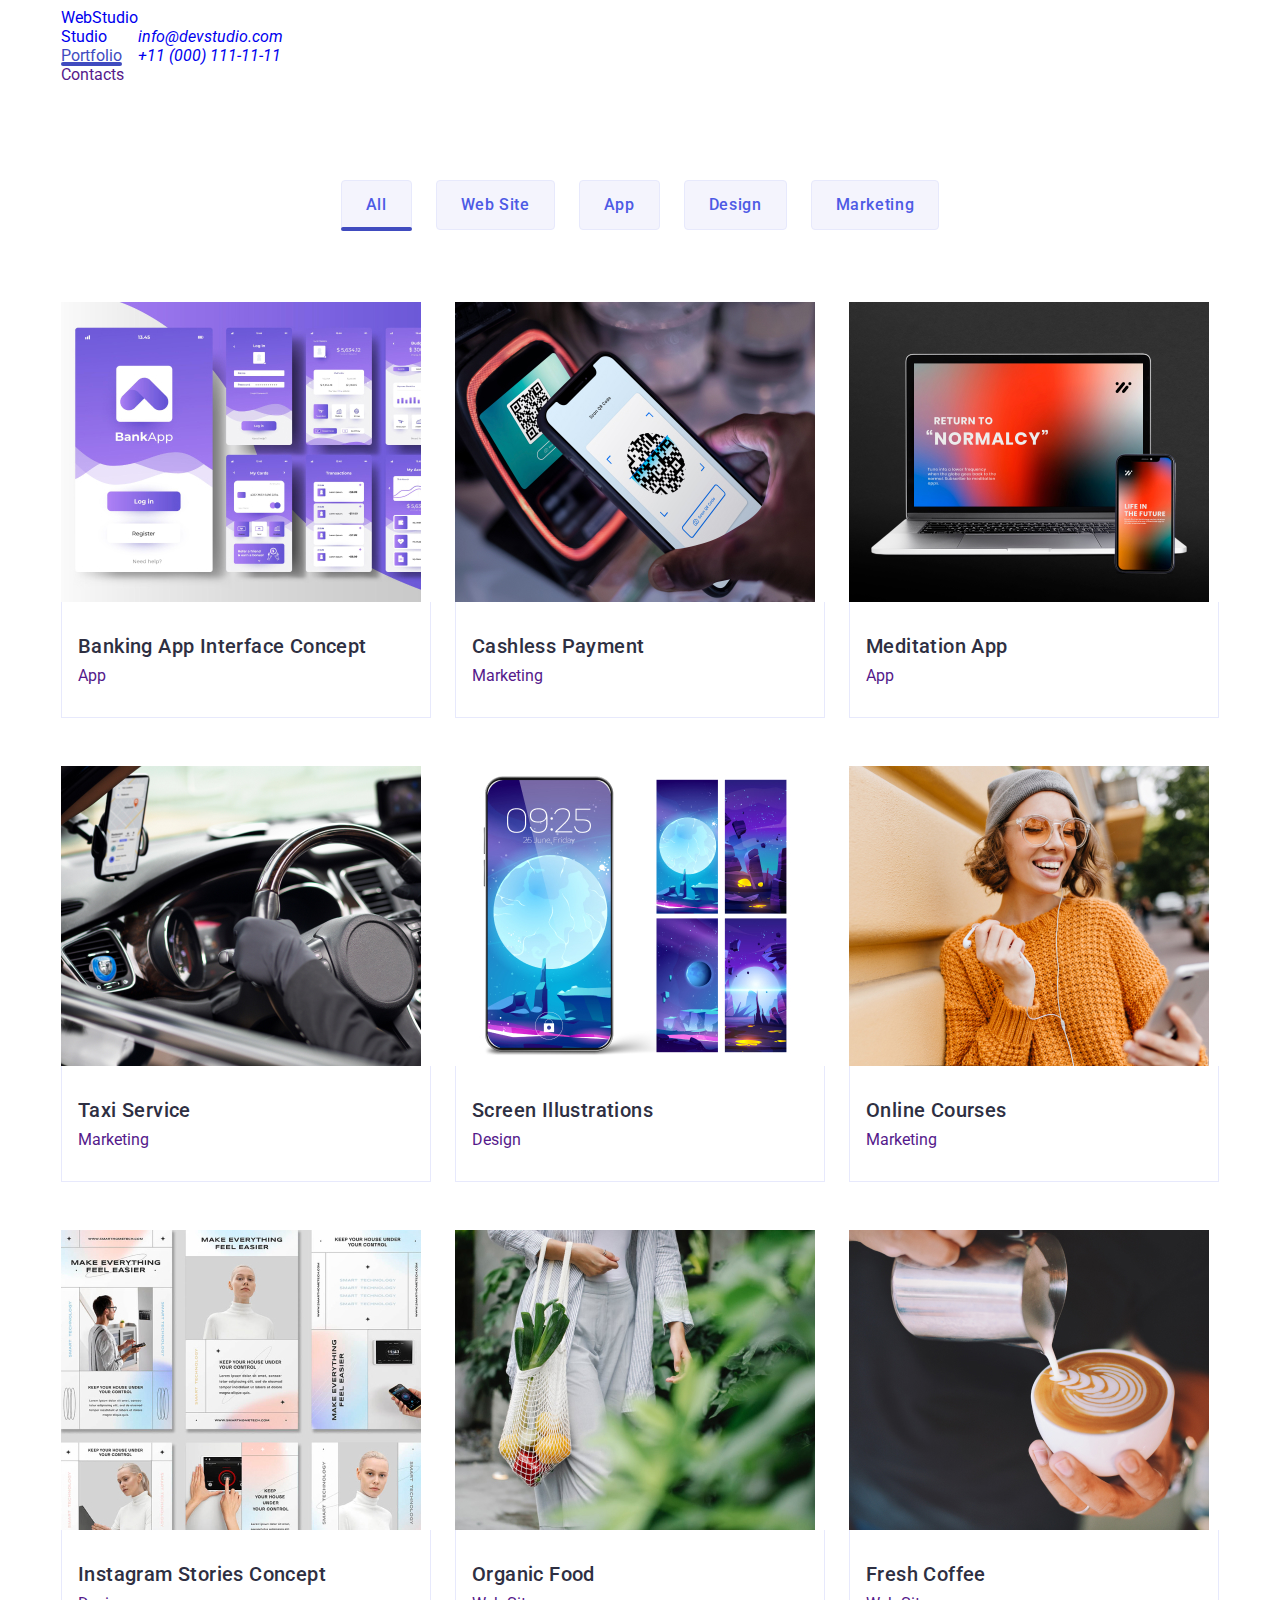
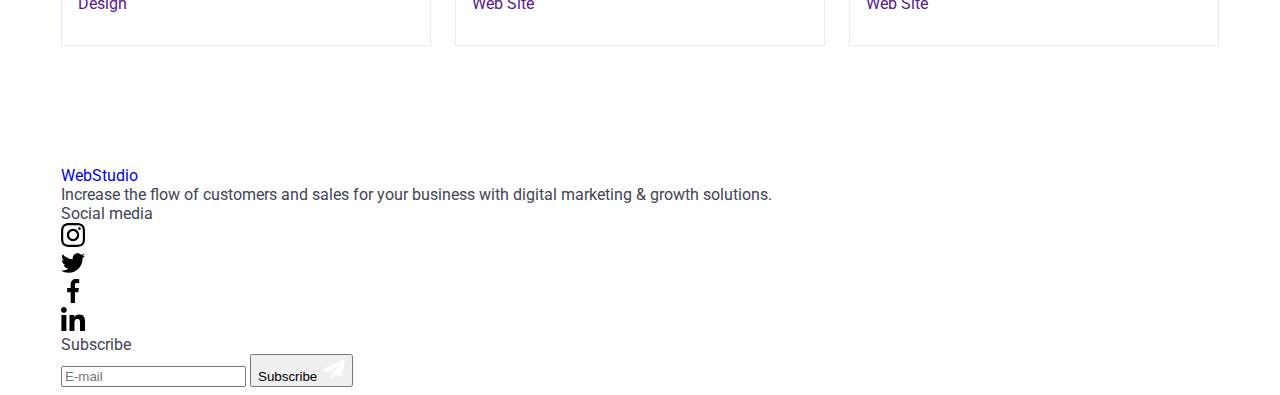
<file: portfolio.html>
<!DOCTYPE html>
<html lang="en">
  <head>
    <meta charset="UTF-8" />
    <meta http-equiv="X-UA-Compatible" content="IE=edge" />
    <meta name="viewport" content="width=device-width, initial-scale=1.0" />
    <title>Web Studio</title>
    <!-- Fonts styles -->
    <link rel="preconnect" href="https://fonts.googleapis.com" />
    <link rel="preconnect" href="https://fonts.gstatic.com" crossorigin />
    <link
      href="https://fonts.googleapis.com/css2?family=Raleway:wght@700&family=Roboto:wght@100;400;500&display=swap"
      rel="stylesheet"
    />
    <!-- Normalize -->
    <link
      rel="stylesheet"
      href="https://cdnjs.cloudflare.com/ajax/libs/modern-normalize/1.1.0/modern-normalize.min.css"
      integrity="sha512-wpPYUAdjBVSE4KJnH1VR1HeZfpl1ub8YT/NKx4PuQ5NmX2tKuGu6U/JRp5y+Y8XG2tV+wKQpNHVUX03MfMFn9Q=="
      crossorigin="anonymous"
      referrerpolicy="no-referrer"
    />
    <!-- Custom styles -->
    <link rel="stylesheet" href="./css/styles.css" />
  </head>
  <body>
    <!-- header-section -->
    <header class="header-top">
      <div class="header-container container">
        <nav class="header-nav">
          <a class="logo-link link" href="./index.html"
            >Web<span class="web-logo">Studio</span></a
          >
          <ul class="header-nav-list list">
            <li class="header-nav-item">
              <a class="header-link link" href="./index.html">Studio</a>
            </li>
            <li class="header-nav-item">
              <a class="header-link link active" href="./portfolio.html"
                >Portfolio</a
              >
            </li>
            <li class="header-nav-item">
              <a class="header-link link" href="">Contacts</a>
            </li>
          </ul>
        </nav>
        <address class="header-address">
          <ul class="header-address-list list">
            <li class="header-link">
              <a
                class="header-link link address"
                href="mailto:info@devstudio.com"
                >info@devstudio.com</a
              >
            </li>
            <li class="header-link">
              <a class="header-link link address" href="tel:+110001111111"
                >+11 (000) 111-11-11</a
              >
            </li>
          </ul>
        </address>
      </div>
    </header>
    <!-- main section -->
    <main>
      <section class="filter-section">
        <div class="container">
          <h1 hidden>Filter-button</h1>
          <ul class="button-list list">
            <li class="button-item link active">
              <button type="button" class="filter-btn">All</button>
            </li>
            <li>
              <button type="button" class="filter-btn">Web Site</button>
            </li>
            <li>
              <button type="button" class="filter-btn">App</button>
            </li>
            <li>
              <button type="button" class="filter-btn">Design</button>
            </li>
            <li>
              <button type="button" class="filter-btn">Marketing</button>
            </li>
          </ul>
          <ul class="list-portfolio list">
            <li class="portfolio-list-item">
              <a class="portfolio-item link" href="">
                <div class="img">
                  <img
                    class="portfolio-img"
                    src="./images/portfolio/img-1.jpg"
                    width="360"
                    height="300"
                    alt="Banking App Interface Concept"
                  />
                  <p class="portfolio-text">
                    14 Stylish and User-Friendly App Design Concepts · Task
                    Manager App · Calorie Tracker App · Exotic Fruit Ecommerce
                    App · Cloud Storage App
                  </p>
                </div>
                <div class="card-content">
                  <h2 class="text-title">Banking App Interface Concept</h2>
                  <p class="text">App</p>
                </div>
              </a>
            </li>
            <li class="portfolio-list-item">
              <a class="portfolio-item link" href="">
                <div class="img">
                  <img
                    class="portfolio-img"
                    src="./images/portfolio/img-2.jpg"
                    width="360"
                    height="300"
                    alt="Cashless Payment"
                  />
                  <p class="portfolio-text">
                    14 Stylish and User-Friendly App Design Concepts · Task
                    Manager App · Calorie Tracker App · Exotic Fruit Ecommerce
                    App · Cloud Storage App
                  </p>
                </div>
                <div class="card-content">
                  <h2 class="text-title">Cashless Payment</h2>
                  <p class="text">Marketing</p>
                </div>
              </a>
            </li>
            <li class="portfolio-list-item">
              <a class="portfolio-item link" href="">
                <div class="img">
                  <img
                    class="portfolio-img"
                    src="./images/portfolio/img-3.jpg"
                    width="360"
                    height="300"
                    alt="Meditation App"
                  />
                  <p class="portfolio-text">
                    14 Stylish and User-Friendly App Design Concepts · Task
                    Manager App · Calorie Tracker App · Exotic Fruit Ecommerce
                    App · Cloud Storage App
                  </p>
                </div>
                <div class="card-content">
                  <h2 class="text-title">Meditation App</h2>
                  <p class="text">App</p>
                </div>
              </a>
            </li>
            <li class="portfolio-list-item">
              <a class="portfolio-item link" href="">
                <div class="img">
                  <img
                    class="portfolio-img"
                    src="./images/portfolio/img-4.jpg"
                    width="360"
                    height="300"
                    alt="Taxi Service"
                  />
                  <p class="portfolio-text">
                    14 Stylish and User-Friendly App Design Concepts · Task
                    Manager App · Calorie Tracker App · Exotic Fruit Ecommerce
                    App · Cloud Storage App
                  </p>
                </div>
                <div class="card-content">
                  <h2 class="text-title">Taxi Service</h2>
                  <p class="text">Marketing</p>
                </div>
              </a>
            </li>
            <li class="portfolio-list-item">
              <a class="portfolio-item link" href=""
                ><div class="img">
                  <img
                    class="portfolio-img"
                    src="./images/portfolio/img-5.jpg"
                    width="360"
                    height="300"
                    alt="Screen Illustrations"
                  />
                  <p class="portfolio-text">
                    14 Stylish and User-Friendly App Design Concepts · Task
                    Manager App · Calorie Tracker App · Exotic Fruit Ecommerce
                    App · Cloud Storage App
                  </p>
                </div>
                <div class="card-content">
                  <h2 class="text-title">Screen Illustrations</h2>
                  <p class="text">Design</p>
                </div>
              </a>
            </li>
            <li class="portfolio-list-item">
              <a class="portfolio-item link" href="">
                <div class="img">
                  <img
                    class="portfolio-img"
                    src="./images/portfolio/img-6.jpg"
                    width="360"
                    height="300"
                    alt="Online Courses"
                  />
                  <p class="portfolio-text">
                    14 Stylish and User-Friendly App Design Concepts · Task
                    Manager App · Calorie Tracker App · Exotic Fruit Ecommerce
                    App · Cloud Storage App
                  </p>
                </div>
                <div class="card-content">
                  <h2 class="text-title">Online Courses</h2>
                  <p class="text">Marketing</p>
                </div>
              </a>
            </li>
            <li class="portfolio-list-item">
              <a class="portfolio-item link" href="">
                <div class="img">
                  <img
                    class="portfolio-img"
                    src="./images/portfolio/img-7.jpg"
                    width="360"
                    height="300"
                    alt="Instagram Stories Concept"
                  />
                  <p class="portfolio-text">
                    14 Stylish and User-Friendly App Design Concepts · Task
                    Manager App · Calorie Tracker App · Exotic Fruit Ecommerce
                    App · Cloud Storage App
                  </p>
                </div>
                <div class="card-content">
                  <h2 class="text-title">Instagram Stories Concept</h2>
                  <p class="text">Design</p>
                </div>
              </a>
            </li>
            <li class="portfolio-list-item">
              <a class="portfolio-item link" href="">
                <div class="img">
                  <img
                    class="portfolio-img"
                    src="./images/portfolio/img-8.jpg"
                    width="360"
                    height="300"
                    alt="Organic Food"
                  />
                  <p class="portfolio-text">
                    14 Stylish and User-Friendly App Design Concepts · Task
                    Manager App · Calorie Tracker App · Exotic Fruit Ecommerce
                    App · Cloud Storage App
                  </p>
                </div>
                <div class="card-content">
                  <h2 class="text-title">Organic Food</h2>
                  <p class="text">Web Site</p>
                </div>
              </a>
            </li>
            <li class="portfolio-list-item">
              <a class="portfolio-item link" href="">
                <div class="img">
                  <img
                    class="portfolio-img"
                    src="./images/portfolio/img-9.jpg"
                    width="360"
                    height="300"
                    alt="Fresh Coffee"
                  />
                  <p class="portfolio-text">
                    14 Stylish and User-Friendly App Design Concepts · Task
                    Manager App · Calorie Tracker App · Exotic Fruit Ecommerce
                    App · Cloud Storage App
                  </p>
                </div>
                <div class="card-content">
                  <h2 class="text-title">Fresh Coffee</h2>
                  <p class="text">Web Site</p>
                </div>
              </a>
            </li>
          </ul>
        </div>
      </section>
    </main>
    <!-- footer -->
    <footer class="footer">
      <div class="footer-container container">
        <div class="footer-content">
          <a class="flogo-link link" href="./index.html"
            >Web<span class="footer-logo">Studio</span></a
          >
          <p class="footer-desc">
            Increase the flow of customers and sales for your business with
            digital marketing & growth solutions.
          </p>
        </div>
        <div class="footer-socials">
          <p class="footer-soc-title">Social media</p>
          <ul class="footer-soc-list list">
            <li class="soc-list-item">
              <a class="footer-soc-link link" href="">
                <svg class="footer-soc-icons" width="24" height="24">
                  <use href="./images/icons.svg#instagram"></use>
                </svg>
              </a>
            </li>
            <li class="soc-list-item">
              <a class="footer-soc-link link" href="">
                <svg class="footer-soc-icons" width="24" height="24">
                  <use href="./images/icons.svg#twitter"></use>
                </svg>
              </a>
            </li>
            <li class="soc-list-item">
              <a class="footer-soc-link link" href="">
                <svg class="footer-soc-icons" width="24" height="24">
                  <use href="./images/icons.svg#facebook"></use>
                </svg>
              </a>
            </li>
            <li class="soc-list-item">
              <a class="footer-soc-link link" href="">
                <svg class="footer-soc-icons" width="24" height="24">
                  <use href="./images/icons.svg#linkedin"></use>
                </svg>
              </a>
            </li>
          </ul>
        </div>
        <div class="subscribe-form">
          <p class="form-title">Subscribe</p>
          <form class="sub">
            <label>
              <input
                class="form-footer-text"
                type="text"
                name="e-mail"
                id="e-mail"
                placeholder="E-mail"
              />
            </label>
            <button type="submit" class="form-button">
              Subscribe
              <svg class="icon-form-footer" width="24" height="24">
                <use href="./images/icons.svg#Frame-3"></use>
              </svg>
            </button>
          </form>
        </div>
      </div>
    </footer>
  </body>
</html>
</file>
<file: css/styles.css>
:root {
  /* Fonts */
  --primary-font: Roboto, sans-serif;
  --second-font: Raleway, sans-serif;
  /* Color */
  --main-tx-cl: #434455;
  --background-cl: #ffffff;
  --web-logo-light: #f4f4fd;
  --link-cl: #2e2f42;
  --address-cl: #434455;
  --activ-cl: #404bbf;
  --hero-cl: #ffffff;
  --logo-cl: #4d5ae5;
  --btn-cl: #e7e9fc;
  --costumers: #8e8f99;


  --accent-color: #4d5ae5;
  --brand-color: #2e2f42;
  --border-color: #e7e9fc;
  --hover-color: #404bbf;

  /* Others */
  --indent-horizontal: 72px;
  --indent-vertical: 24px;
}

/**
  |============================
  | BASE STYLES
  |============================
*/

body {
  font-family: 'Roboto', sans-serif;
  background-color: #ffffff;
  color: #434455;
}

.list {
  list-style: none;
  padding: 0;
  margin: 0;
}
.link {
  text-decoration: none;
}
h1,
h2,
h3,
h4,
h5,
h6,
p,
ul {
  margin: 0;
}
img {
  display: block;
  max-width: 100%;
  height: auto;
}

.container {
  max-width: 428px;
  padding-left: 15px;
  padding-right: 15px;
  margin-left: auto;
  margin-right: auto;
}
@media screen and (min-width: 768px) {
  .container {
    max-width: 768px;
  }
}
@media screen and (min-width: 1158px) {
  .container {
    max-width: 1158px;
  }
}

/**
  |============================
  | Header
  |============================
/* */

.page-header {
  margin-bottom: 0;
  border-bottom: 1px solid #e7e9fc;
  box-shadow: 0px 2px 1px rgba(46, 47, 66, 0.08),
    0px 1px 1px rgba(46, 47, 66, 0.16), 0px 1px 6px rgba(46, 47, 66, 0.08);
}
.header-container {
  display: flex;
  align-items: center;
  justify-content: space-between;
}
.logo {
  display: block;
  padding: 24px 0;
}
.logo {
  font-family: 'Raleway', sans-serif;
  font-weight: 800;
  font-size: 18px;
  line-height: 1.17;
  display: flex;
  align-items: center;
  letter-spacing: 0.03em;
  text-transform: uppercase;
  text-decoration: none;
  color: var(--accent-color);
}

.logo-studio {
  color: var(--brand-color);
}

/* STYLES FOR MOBILE */

@media screen and (max-width: 767px) {
  .nav-list {
    display: none;
  }
  .contacts {
    display: none;
  }
  .mobile-menu-open-btn {
    display: flex;
    align-items: center;
  background-color: transparent;
    border: none;
    color: var(--brand-color);
    padding-top: 24px;
    padding-bottom: 24px;
    height: 22px;
  }
  .mobile-menu-open-icon {
    fill: currentColor;
  }
  .mobile-menu {
    position: fixed;
    top: 0;
    left: 0;
    z-index: 100;
    width: 100%;
    height: 100%;
    background-color: #ffffff;
    transform: translateX(100%);
    transition: transform 250ms ease-in-out;
  }
  .mobile-menu.is-open {
    transform: translateX(0);
  }
  .mobile-menu-close-btn {
    position: absolute;
    top: 24px;
    right: 24px;
    display: flex;
    align-items: center;
    justify-content: center;
    width: 24px;
    height: 24px;
    background-color: #e7e9fc;
    color: var(--brand-color);
    border-radius: 50%;
    border: 1px solid rgba(0, 0, 0, 0.1);
    padding: 0;
    cursor: pointer;
    transition: background-color 250ms cubic-bezier(0.4, 0, 0.2, 1),
      border 250ms cubic-bezier(0.4, 0, 0.2, 1);
  }
  .mobile-menu-close-icon {
    fill: currentColor;
    transition: fill 250ms cubic-bezier(0.4, 0, 0.2, 1);
  }
  .mobile-menu-close-btn:hover,
  .mobile-menu-close-btn:focus {
    background-color: var(--hover-color);
    color: #ffffff;
    border: none;
  }
  .mobile-menu-container {
    width: 100vw;
    height: 100vh;
    display: flex;
    flex-direction: column;
    position: relative;
    padding-left: 40px;
    padding-top: 80px;
    padding-bottom: 40px;
  }
  .mobile-nav-list-wrapper {
    margin-bottom: auto;
  }
  .mobile-nav-list {
    display: flex;
    flex-direction: column;
    align-items: flex-start;
    gap: 40px;
  }
  .mobile-nav-link {
    font-weight: 700;
    font-size: 36px;
    line-height: 1.11;
    letter-spacing: 0.02em;
    text-transform: capitalize;
    color: var(--brand-color);
    transition: color 250ms cubic-bezier(0.4, 0, 0.2, 1);
  }
  .mobile-nav-link:hover,
  .mobile-nav-link:focus {
    color: var(--hover-color);
  }
  .active {
    color: var(--hover-color);
  }
  .mobile-contacts {
    font-style: normal;
    margin-bottom: 48px;
  }
  .mobile-contacts-list {
    display: flex;
    flex-direction: column;
    gap: 40px;
  }
  .mobile-contacts-phone {
    font-weight: 700;
    font-size: 36px;
    line-height: 1.11;
    letter-spacing: 0.02em;
    text-transform: capitalize;
    color: var(--hover-color);
    transition: color 250ms cubic-bezier(0.4, 0, 0.2, 1);
  }

  .mobile-contacts-mail {
    font-weight: 500;
    font-size: 20px;
    line-height: 1.2;
    letter-spacing: 0.02em;
    color: #434455;
    transition: color 250ms cubic-bezier(0.4, 0, 0.2, 1);
  }
  .mobile-contacts-mail:hover,
  .mobile-contacts-mail:focus {
    color: var(--hover-color);
  }
  .mobile-menu-social-list {
    display: flex;
    gap: 56px;
  }

  .mobile-menu-social-list-link {
    display: flex;
    justify-content: center;
    align-items: center;
    width: 40px;
    height: 40px;
    border-radius: 50%;
    background-color: var(--accent-color);
    color: #f4f4fd;
    transition: background-color 250ms cubic-bezier(0.4, 0, 0.2, 1);
  }
  .mobile-menu-social-list-link:hover,
  .mobile-menu-social-list-link:focus {
    background-color: var(--hover-color);
  }
  .mobile-menu-social-icon {
    fill: currentColor;
  }
}

/* STYLES FOR MOBILE */
@media screen and (max-width: 409px) {
  .mobile-menu-social-list {
    justify-content: space-between;
    gap: 0;
  }
  .mobile-contacts-phone {
    font-size: 25px;
  }
}

/* STYLES FOR TABLETS */

@media screen and (min-width: 768px) {
  .mobile-menu {
    display: none;
  }
  .mobile-menu-open-btn {
    display: none;
  }
  .logo {
    margin-right: 120px;
  }
  .nav {
    display: flex;
    align-items: center;
  }
  .nav-list {
    display: flex;
    gap: 40px;
  }
  .nav-link {
    display: block;
    font-weight: 500;
    font-size: 16px;
    line-height: 1.5;
    letter-spacing: 0.02em;
    color: var(--brand-color);
    padding: 24px 0;
    transition: color 250ms cubic-bezier(0.4, 0, 0.2, 1);
  }
  .nav-link:hover,
  .nav-link:focus {
    color: var(--hover-color);
  }
  .contacts {
    font-style: normal;
  }
  .contacts-list {
    display: flex;
    flex-direction: column;
    gap: 12px;
  }
  .contacts-info {
    font-weight: 400;
    font-size: 12px;
    line-height: 1.17;
    letter-spacing: 0.04em;
    color: #434455;
    transition: color 250ms cubic-bezier(0.4, 0, 0.2, 1);
  }
  .contacts-info:hover,
  .contacts-info:focus {
    color: var(--hover-color);
  }
  .active {
    position: relative;
    color: var(--hover-color);
  }
  .active::after {
    position: absolute;
    bottom: -1px;
    left: 0;
    display: inline-block;
    content: '';
    width: 100%;
    height: 4px;
    background-color: var(--hover-color);
    border-radius: 2px;
  }
}

/* STYLES FOR DESKTOP */

@media screen and (min-width: 1158px) {
  .header-container {
    justify-content: flex-start;
  }
  .contacts {
    margin-left: auto;
  }
  .contacts-list {
    display: flex;
    flex-direction: row;
    gap: 40px;
  }
  .contacts-info {
    display: block;
    padding: 24px 0;
  }
  .contacts-info {
    font-size: 16px;
    line-height: 1.5;
    letter-spacing: 0.02em;
  }
}

/* *
  |============================
  | Mobile-menu
  |============================
  /*  */
/* .menu-toggle {
  min-height: 40px;
  min-width: 40px;
  margin-left: auto;
  display: flex;
  align-items: center;
  justify-content: center;

  margin: 0;
  padding: 0;
  background-color: transparent;
  cursor: pointer;
  border: none;
  border-radius: 50%;
  outline: none;
}

.menu-toggle.mob-close-btn {
  min-height: 24px;
  min-width: 24px;
}

@media (min-width: 768px) {
  .menu-toggle {
    display: none;
  }
}

.menu-toggle:hover,
.menu-toggle:focus {
  background-color: rgba(0, 0, 0, 0.1);
}

.mob-close-btn {
  border: 1px solid rgba(46, 47, 66, 0.1);
}

.menu-container {
  position: fixed;
  top: 0;
  left: 0;

  display: flex;
  flex-direction: column;
  width: 100vw;
  height: 100vh;
  padding-top: 80px;
  padding-left: 40px;
  padding-bottom: 40px;
  padding-right: 35px;
  background-color: var(--card-bg-color);
  z-index: 999;

  transform: translateX(100%);
  transition: transform 250ms ease-in-out;
}

.menu-container.is-open {
  transform: translateX(0);
}

.menu-container .menu-toggle {
  position: absolute;
  top: 16px;
  right: 16px;
}

.mobile-menu {
  padding: 0;
  margin: 0;
  margin-bottom: auto;
}

.mobile-menu-item:not(:last-child) {
  margin-bottom: 40px;
}

.mobile-menu-link {
  display: block;

  color: var(--link-cl);
  font-weight: 700;
  font-size: 36px;
  line-height: 1.11;
  letter-spacing: 0.02em;

  transition: 250ms cubic-bezier(0.4, 0, 0.2, 1);
}

.mobile-menu-link.active {
  color: var(--activ-cl);
}

.mobile-menu .link:focus {
  color: var(--activ-cl);
}

.mobile-social {
  display: flex;
  gap: 56px;
}

@media screen and (max-width: 427px) {
  .mobile-social {
    gap: 24px;
  }
}

.mobile-contacts {
  margin-bottom: 48px;
}

.mobile-contacts-item:not(:last-child) {
  margin-bottom: 40px;
}

.phone-contact-link {
  display: block;

  font-weight: 700;
  font-size: 36px;
  line-height: 1.11;
  letter-spacing: 0.02em;
  text-transform: capitalize;
  color: var(--logo-cl);
}

.mail-contact-link {
  font-weight: 500;
  font-size: 20px;
  line-height: 1.2;
  letter-spacing: 0.02em;
  color: var(--address-cl);
}

/**
  |============================
  | Hero
  |============================
*/

.hero-section {
  background-color: var(--brand-color);
  padding: 112px 0;
  margin-left: auto;
  margin-right: auto;
  max-width: 428px;
  background-repeat: no-repeat;
  background-position: center;
  background-size: cover;
  background-image: linear-gradient(
      rgba(46, 47, 66, 0.7),
      rgba(46, 47, 66, 0.7)
    ),
    url(../images/hero/hero-bg/hero_mob@1x.jpg);
}
@media (min-device-pixel-ratio: 2),
  (min-resolution: 192dpi),
  (min-resolution: 2dppx) {
  .hero-section {
    background-image: linear-gradient(
        rgba(46, 47, 66, 0.7),
        rgba(46, 47, 66, 0.7)
      ),
      url(../images/hero/hero-bg/hero_mob@2x.jpg);
  }
}
@media screen and (min-width: 429px) {
  .hero-section {
    background-image: linear-gradient(
        rgba(46, 47, 66, 0.7),
        rgba(46, 47, 66, 0.7)
      ),
      url(../images/hero/hero-bg/hero_tab@1x.jpg);
  }
  @media (min-device-pixel-ratio: 2),
    (min-resolution: 192dpi),
    (min-resolution: 2dppx) {
    .hero-section {
      background-image: linear-gradient(
          rgba(46, 47, 66, 0.7),
          rgba(46, 47, 66, 0.7)
        ),
        url(../images/hero/hero-bg/hero_tab@2x.jpg);
    }
  }
}
@media screen and (min-width: 769px) {
  .hero-section {
    background-image: linear-gradient(
        rgba(46, 47, 66, 0.7),
        rgba(46, 47, 66, 0.7)
      ),
      url(../images/hero/hero-bg/hero_desk@1x.jpg);
  }
  @media (min-device-pixel-ratio: 2),
    (min-resolution: 192dpi),
    (min-resolution: 2dppx) {
    .hero-section {
      background-image: linear-gradient(
          rgba(46, 47, 66, 0.7),
          rgba(46, 47, 66, 0.7)
        ),
        url(../images/hero/hero-bg/hero_desk@2x.jpg);
    }
  }
}
.hero-title{
  font-weight: 700;
  font-size: 36px;
  line-height: 1.11;
  letter-spacing: 0.02em;
  text-align: center;
  text-transform: capitalize;
  color: #ffffff;
  max-width: 320px;
  margin-bottom: 72px;
  margin-left: auto;
  margin-right: auto;
}
.hero-button {
  font-family: 'Roboto', sans-serif;
  font-weight: 500;
  font-size: 16px;
  line-height: 1.5;

  letter-spacing: 0.04em;
  color: #ffffff;
  background-color: var(--accent-color);
  cursor: pointer;
  padding: 16px 32px;
  min-width: 169px;
  height: 56px;
  box-shadow: 0px 4px 4px rgba(0, 0, 0, 0.15);
  border: none;
  border-radius: 4px;
  display: block;
  margin-left: auto;
  margin-right: auto;
  transition: background-color 250ms cubic-bezier(0.4, 0, 0.2, 1);
}
.hero-button:hover,
.hero-button:focus {
  background-color: var(--hover-color);
}

/* STYLES FOT TABLETS */
@media screen and (min-width: 768px) {
  .hero-section {
    max-width: 768px;
  }
  .hero-heading {
    font-size: 56px;
    line-height: 1.07;
    max-width: 496px;
    margin-bottom: 36px;
  }
}

/* STYLES FOR DESKTOP */
@media screen and (min-width: 1158px) {
  .hero-section {
    padding: 188px 0;
    max-width: 1440px;
  }
}

/**
  |============================
  | About
  |============================
*/

.about-section {
  padding: 96px 0;
}

.about-list {
  display: flex;
  flex-wrap: wrap;
  justify-content: center;
  gap: var(--indent-horizontal);
}

.abaut-wrapper {
  display: flex;
  align-items: center;
  justify-content: center;
  height: 112px;
  background-color: #f4f4fd;
  border-radius: 4px;
  margin-bottom: 8px;
}

.about-list-item {
  max-width: 396px;
}

.about-heading {
  font-weight: 700;
  font-size: 36px;
  line-height: 1.2;
  letter-spacing: 0.02em;
  color: var(--link-cl);
  text-align: center;
  text-transform: capitalize;
  margin-bottom: 8px;
}

.about-desc {
  font-weight: 500;
  font-size: 16px;
  line-height: 1, 5;
  letter-spacing: 0.02em;
  color: var(--main-tx-cl);
}

/* Styles for mobile */
@media only screen and (max-width: 767px) {
  .abaut-wrapper {
    display: none;
  }
}

/* Styles for tablets */
@media only screen and (min-width: 768px) and (max-width: 1157px) {
  .about-list {
    display: flex;
    flex-wrap: wrap;
    justify-content: center;
    row-gap: 74px;
    column-gap: 24px;
  }

  .about-list-item {
    max-width: 264px;
    margin: 0;
  }

  .abaut-wrapper {
    display: none;
  }
  .about-list-item {
    max-width: 356px;
  }
}

/* Styles for Desktop */
@media only screen and (min-width: 1158px) {
  .about-section {
    padding: 120px 0;
  }

  .about-list {
    display: flex;
    gap: 24px;
  }

  .about-list-item {
    width: calc((100% - 72px) / 4);
  }

  .about-heading {
    font-weight: 500;
    font-size: 20px;
    line-height: 1.2;
    letter-spacing: 0.02em;
    color: var(--link-cl);
    margin-bottom: 8px;
  }

  .about-desc {
    font-weight: 400;
    font-size: 16px;
    line-height: 1.5;
    letter-spacing: 0.02em;
    color: var(--main-tx-cl);
  }
}

/**
  |============================
  | Portfolio
  |============================
*/

/* STYLES FOR MOBILE AND TABLETS */
@media screen and (max-width: 1157px) {
  .portfolio-section{
    display: none;
  }
}

/* STYLES FOR DESKTOP */
@media screen and (min-width: 1158px) {
  .portfolio-section {
    padding-bottom: 120px;
  }
  .portfolio-title {
    font-weight: 700;
    font-size: 36px;
    line-height: 1.1;
    letter-spacing: 0.02em;
    text-align: center;
    text-transform: capitalize;
    color: var(--brand-color);
    margin-bottom: 72px;
    margin-left: auto;
    margin-right: auto;
  }
  .portfolio-list {
    display: flex;
    gap: 24px;
  }
  .portfolio-list-item{
    width: calc((100% - 48px) / 3);
  }
}


/**
  |============================
  | Team
  |============================
*/

.team {
  background: #f4f4fd;
  padding: 96px 0;
}

.team-title {
  font-weight: 700;
  font-size: 36px;
  line-height: 1.11;
  text-align: center;
  letter-spacing: 0.02em;
  text-transform: capitalize;
  color: var(--link-cl);
  margin-bottom: 72px;
  margin-left: auto;
  margin-right: auto;
}

.team-list-item {
  background-color: #ffffff;
  border-radius: 0px 0px 4px 4px;
  box-shadow: 0px 1px 6px rgba(46, 47, 66, 0.08),
    0px 1px 1px rgba(46, 47, 66, 0.16), 0px 2px 1px rgba(46, 47, 66, 0.08);
}

.team-content {
  padding-top: 32px;
  padding-bottom: 32px;
}

.team-list {
  display: flex;
  gap: 24px;
}

.team-name {
  font-weight: 500;
  font-size: 20px;
  line-height: 1.2;
  letter-spacing: 0.02em;
  color: var(--link-cl);
  text-align: center;
  margin-bottom: 8px;
}
.team-desc {
  font-weight: 400;
  font-size: 16px;
  line-height: 1.5;
  letter-spacing: 0.02em;
  text-align: center;
  margin-bottom: 8px;
}

.socials {
  display: flex;
  justify-content: center;
  gap: 24px;
  margin: 0;
  padding: 0;
}

.socials-link {
  width: 100%;
  height: 100%;
  width: 40px;
  height: 40px;
  background-color: var(--logo-cl);
  border-radius: 50%;
  display: flex;
  align-items: center;
  justify-content: center;
  transition: background-color 250ms cubic-bezier(0.4, 0, 0.2, 1);
}

.socials-link:hover,
.socials-link:focus {
  background-color: #404bbf;
}

.socials-icons {
  fill: #f4f4fd;
}

/* Styles for mobile */
@media only screen and (max-width: 767px) {
  .team-list {
    display: flex;
    flex-wrap: wrap;
    justify-content: center;
    gap: 72px;
  }

  .team-list-item {
    max-width: 264px;
  }
}

/* Styles for tablets */
@media only screen and (min-width: 768px) and (max-width: 1157px) {
  .team-list {
    display: flex;
    flex-wrap: wrap;
    justify-content: center;
    row-gap: 64px;
    column-gap: 24px;
  }

  .team-list-item {
    max-width: 264px;
    width: calc((100% - 24px) / 2);
    margin: 0;
  }
}

/* Styles for Desktop */
@media only screen and (min-width: 1158px) {
  .team {
    padding: 120px 0;
  }

  .team-list {
    display: flex;
    gap: 24px;
  }

  .team-list-item {
    width: calc((100% - 72px) / 4);
  }
}

/**
  |============================
  | Customers
  |============================
*/
.customers-section {
  padding: 96px 0;
}

.customers-title {
  font-weight: 700;
  font-size: 36px;
  line-height: 1.1;
  color: var(--link-cl);
  margin-bottom: 72px;
  text-align: center;
  letter-spacing: 0.02em;
  text-transform: capitalize;
  color: var(--link-cl);
}

.costumers-list {
  display: flex;
  flex-wrap: wrap;
  justify-content: center;
  row-gap: 72px;
  column-gap: 16px;
}

.costumers-link {
  width: 190px;
  height: 88px;
  border: 1px solid #8e8f99;
  border-radius: 4px;
  display: flex;
  align-items: center;
  justify-content: center;
  color: var(--costumers);
  transition: border-color 250ms cubic-bezier(0.4, 0, 0.2, 1),
    color 250ms cubic-bezier(0.4, 0, 0.2, 1);
}

.costumers-link:hover,
.costumers-link:focus {
  border-color: #404bbf;
  color: var(--activ-cl);
}

.costumers-icons {
  fill: currentColor;
}

/* Styles for tablets */
@media only screen and (min-width: 768px) and (max-width: 1157px) {
  .costumers-list {
    column-gap: 24px;
  }

  .costumers-link {
    width: 168px;
    height: 88px;
  }
}

/* Styles for Desktop */
@media only screen and (min-width: 1158px) {
  .team {
    padding: 120px 0;
  }

  .customers-section {
    padding: 120px 0;
  }

  .costumers-list {
    display: flex;
    gap: 24px;
  }

  .costumers-link {
    width: 168px;
    height: 88px;
  }
}

/**
  |============================
  | Footer
  |============================
*/
.page-footer {
  background-color: var(--brand-color);
  padding: 96px 0;
}
.logo-footer {
  font-family: 'Raleway', sans-serif;
  font-weight: 800;
  font-size: 18px;
  line-height: 1.17;
  display: inline-block;
  letter-spacing: 0.03em;
  text-align: left;
  text-transform: uppercase;
  color: var(--accent-color);
}
.logo-studio-footer {
  font-family: 'Raleway', sans-serif;
  font-weight: 800;
  font-size: 18px;
  line-height: 1.17;
  display: inline-block;
  letter-spacing: 0.03em;
  text-transform: uppercase;
  color: #f4f4fd;
  margin-left: 0;
}
.footer-text {
  font-weight: 400;
  font-size: 16px;
  line-height: 1.5;
  letter-spacing: 0.02em;
  color: #f4f4fd;
  max-width: 264px;
}
.logo-text-footer {
  display: flex;
  flex-direction: column;
  justify-content: center;
  align-items: center;
  gap: 16px;
}
.social-media-footer {
  font-family: 'Roboto', sans-serif;
  font-weight: 500;
  font-size: 16px;
  line-height: 1.5;

  letter-spacing: 0.02em;
  color: #ffffff;
  margin-bottom: 16px;
}
.social-list-footer {
  display: flex;
  justify-content: center;
  gap: 16px;
}
.social-list-link-footer {
  display: flex;
  justify-content: center;
  align-items: center;
  width: 40px;
  height: 40px;
  border-radius: 50%;
  background-color: var(--accent-color);
  color: #f4f4fd;
  transition: background-color 250ms cubic-bezier(0.4, 0, 0.2, 1);
}
.social-list-link-footer:hover,
.social-list-link-footer:focus {
  background-color: #31d0aa;
}
.footer-form-title {
  font-weight: 500;
  font-size: 16px;
  line-height: 1.5;
  letter-spacing: 0.02em;
  text-align: center;
  background-color: var(--brand-color);
  color: #ffffff;
  margin-bottom: 16px;
}
.footer-form-input {
  font-size: 18px;
  width: 100%;
  height: 40px;
  background-color: transparent;
  color: #ffffff;
  border: 1px solid #ffffff;
  filter: drop-shadow(0px 4px 4px rgba(0, 0, 0, 0.15));
  border-radius: 4px;
  padding: 8px 16px;
}
.footer-form-input:focus {
  outline: none;
}
.footer-form-input::placeholder {
  font-weight: 400;
  font-size: 12px;
  line-height: 2;
  display: flex;
  align-items: center;
  letter-spacing: 0.04em;
  color: #ffffff;
}
.footer-form-submit {
  font-family: 'Roboto', sans-serif;
  font-weight: 500;
  font-size: 16px;
  line-height: 1.5;
  max-width: 165px;
  height: 40px;
  display: flex;
  gap: 16px;
  align-items: center;
  text-align: center;
  letter-spacing: 0.04em;
  background-color: var(--accent-color);
  color: #ffffff;
  border-radius: 4px;
  border: none;
  padding: 8px 24px;
  cursor: pointer;
  margin-left: auto;
  margin-right: auto;
  transition: background-color 250ms cubic-bezier(0.4, 0, 0.2, 1);
}
.footer-form-submit:hover,
.footer-form-submit:focus {
  background-color: #31d0aa;
}
.social-icon {
  fill: currentColor;
}

/* STYLES FOR MOBILE */
@media screen and (max-width: 767px) {
  .logo-text-footer {
    margin-bottom: 72px;
  }
  .social-footer {
    margin-bottom: 72px;
  }
  .footer-form {
    display: flex;
    flex-direction: column;
    gap: 16px;
  }
  .social-media-footer {
    text-align: center;
  }
}

/* STYLES FOR TABLETS */
@media screen and (min-width: 768px) and (max-width: 1157px) {
  .container-footer {
    display: flex;
    flex-wrap: wrap;
    column-gap: 24px;
    row-gap: 72px;
    margin-left: 93px;
  }
  .logo-text-footer {
    align-items: flex-start;
  }
  .footer-form {
    display: flex;
    gap: 24px;
  }
  .footer-form-title {
    text-align: left;
  }
  .footer-form-input {
    width: 264px;
    height: 40px;
  }
}
/* STYLES FOR DESKTOP */
@media screen and (min-width: 1158px) {
  .page-footer {
    padding: 100px 0;
  }
  .container-footer {
    display: flex;
    align-items: baseline;
  }
  .logo-text-footer {
    margin-right: 120px;
    align-items: flex-start;
  }

  .social-footer {
    margin-right: 80px;
  }

  .footer-form-title {
    text-align: left;
  }
  .footer-form {
    display: flex;
    gap: 24px;
  }
  .footer-form-input {
    width: 264px;
    height: 40px;
  }
}



/**
  |============================
  | Portfolio site
  |============================
*/

.filter-section {
  padding: 96px 0 120px;
  display: block;
}

.portfolio-item {
  display: block;
  transition: box-shadow 250ms cubic-bezier(0.4, 0, 0.2, 1);
}

.portfolio-item:hover,
.portfolio-item:focus {
  box-shadow: 0px 1px 6px rgba(46, 47, 66, 0.08),
    0px 1px 1px rgba(46, 47, 66, 0.16), 0px 2px 1px rgba(46, 47, 66, 0.08);
}

.button-list {
  display: flex;
  justify-content: center;
  gap: 24px;
  margin-bottom: 72px;
}

.filter-btn {
  font-family: var(--primary-font);
  font-weight: 500;
  font-size: 16px;
  line-height: 1.5;
  letter-spacing: 0.04em;
  color: var(--logo-cl);
  background-color: var(--web-logo-light);
  cursor: pointer;
  padding: 12px 24px;
  border: 1px solid var(--btn-cl);
  border-radius: 4px;
  transition: color 250ms cubic-bezier(0.4, 0, 0.2, 1),
    background-color 250ms cubic-bezier(0.4, 0, 0.2, 1),
    border-color 250ms cubic-bezier(0.4, 0, 0.2, 1),
    box-shadow 250ms cubic-bezier(0.4, 0, 0.2, 1);
}

.filter-btn:hover,
.filter-btn:focus {
  color: var(--background-cl);
  background-color: var(--activ-cl);
  border: 1px solid transparent;
  box-shadow: 0px 3px 1px rgba(0, 0, 0, 0.1), 0px 2px 1px rgba(0, 0, 0, 0.08),
    0px 2px 2px rgba(0, 0, 0, 0.12);
}

.text-title {
  font-weight: 500;
  font-size: 20px;
  line-height: 1.2;
  letter-spacing: 0.02em;
  color: var(--link-cl);
  margin-bottom: 8px;
}

.portfolio-text {
  line-height: 1.5;
  color: var(--main-tx-cl);
  transition: box-shadow 250ms cubic-bezier(0.4, 0, 0.2, 1);
}

.portfolio-item:hover .portfolio-text,
.portfolio-item:focus .portfolio-text {
  transform: translatey(0%);
}

.img {
  position: relative;
  overflow: hidden;
}

.portfolio-text {
  position: absolute;
  top: 0;
  font-size: 16px;
  line-height: 1.5;
  letter-spacing: 0.02em;
  color: var(--web-logo-light);
  padding: 40px 32px;
  background-color: #4d5ae5;
  height: 100%;
  width: 100%;
  transform: translateY(100%);
  transition: transform 250ms cubic-bezier(0.4, 0, 0.2, 1);
}

.list-portfolio {
  display: flex;
  flex-wrap: wrap;
  column-gap: 24px;
  row-gap: 48px;
}

.card-content {
  padding: 32px 16px;
  border: 1px solid #e7e9fc;
  border-top: none;
}

/**
  |============================
  | MODAL WINDOW
  |============================
*/
.backdrop {
  position: fixed;
  top: 0;
  left: 0;
  width: 100%;
  height: 100%;
  background-color: rgba(46, 47, 66, 0.4);
  z-index: 100;
  transition: opacity 250ms cubic-bezier(0.4, 0, 0.2, 1),
    visibility 250ms cubic-bezier(0.4, 0, 0.2, 1);
}
.modal {
  padding: 72px 16px 24px;
  position: absolute;
  top: 50%;
  left: 50%;
  transform: translate(-50%, -50%);
  width: 392px;
  min-height: 586px;
  background: #fcfcfc;
  box-shadow: 0px 1px 1px rgba(0, 0, 0, 0.14), 0px 1px 3px rgba(0, 0, 0, 0.12),
    0px 2px 1px rgba(0, 0, 0, 0.2);
  border-radius: 4px;
  transition: transform 250ms cubic-bezier(0.4, 0, 0.2, 1);
}
.modal-close-button {
  position: absolute;
  top: 24px;
  right: 24px;
  display: flex;
  justify-content: center;
  align-items: center;
  width: 24px;
  height: 24px;
  background-color: #e7e9fc;
  border: 1px solid rgba(0, 0, 0, 0.1);
  border-radius: 50%;
  padding: 0;
  cursor: pointer;
  transition: background-color 250ms cubic-bezier(0.4, 0, 0.2, 1),
    border 250ms cubic-bezier(0.4, 0, 0.2, 1);
}
.modal-close-button:hover,
.modal-close-button:focus {
  background-color: var(--hover-color);
  color: #ffffff;
  border: none;
}
.modal-close-icon {
  fill: currentColor;
  transition: fill 250ms cubic-bezier(0.4, 0, 0.2, 1);
}
.is-hidden {
  opacity: 0;
  visibility: hidden;
  pointer-events: none;
}
/* Styles for mobile 320-427 px*/
@media screen and (min-width: 320px) and (max-width: 427px) {
  .modal {
    width: 95%;
  }
}

/* STYLES FOR TABLETS */
@media screen and (min-width: 768px) {
  .modal {
    padding: 72px 24px 24px;
    width: 408px;
  }
}
/* STYLES FOR DECKTOP */
@media screen and (min-width: 1158px) {
  .modal {
    width: 408px;
    min-height: 584px;
  }
}

/**
  |============================
  | MODAL FORM
  |============================
*/
.modal-form-title {
  margin-bottom: 16px;
  font-weight: 500;
  font-size: 16px;
  line-height: 1.5;
  text-align: center;
  letter-spacing: 0.02em;
  color: var(--brand-color);
}
.modal-form {
  display: flex;
  flex-direction: column;
}
.modal-form-label {
  margin-bottom: 8px;
}
.modal-form-input {
  font-size: 18px;
  width: 100%;
  height: 40px;
  border: 1px solid rgba(46, 47, 66, 0.4);
  border-radius: 4px;
  padding-left: 38px;
  color: var(--brand-color);
  transition: border-color 250ms cubic-bezier(0.4, 0, 0.2, 1);
}
.modal-form-input:focus {
  border-color: var(--accent-color);
  outline: none;
}
.modal-form-input:focus + .modal-form-icon {
  color: var(--accent-color);
}
.modal-form-input-desc {
  display: block;
  font-weight: 400;
  font-size: 12px;
  line-height: 1.17;
  letter-spacing: 0.04em;
  color: #8e8f99;
  margin-bottom: 4px;
}
.modal-form-input-wrapper {
  position: relative;
}
.modal-form-icon {
  position: absolute;
  top: 50%;
  left: 16px;
  transform: translateY(-50%);
  fill: currentColor;
  transition: color 250ms cubic-bezier(0.4, 0, 0.2, 1);
}
.comment-label {
  margin-bottom: 18px;
}
.modal-form-textarea {
  resize: none;
  width: 100%;
  height: 120px;
  font-size: 18px;
  padding: 8px 16px;
  color: var(--brand-color);
  border: 1px solid rgba(46, 47, 66, 0.4);
  border-radius: 4px;
  transition: border-color 250ms cubic-bezier(0.4, 0, 0.2, 1);
}
.modal-form-textarea:focus {
  border-color: var(--accent-color);
  outline: none;
}
.modal-form-textarea::placeholder {
  font-weight: 400;
  font-size: 12px;
  line-height: 1.17;
  letter-spacing: 0.04em;
  color: rgba(46, 47, 66, 0.4);
}
.modal-form-label-check::before {
  content: '';
  display: block;
  width: 16px;
  height: 16px;
  border: 1px solid rgba(46, 47, 66, 0.4);
  border-radius: 2px;
  cursor: pointer;
  margin-right: 8px;
}
.modal-form-checkbox:checked + .modal-form-label-check::before {
  background-image: url(../images/checkmark.svg);
  background-repeat: no-repeat;
  background-position: center;
  background-color: var(--hover-color);
  border: 1px solid var(--hover-color);
}
.modal-form-checkbox:focus + .modal-form-label-check::before {
  border-color: var(--accent-color);
}
.visually-hiden {
  position: absolute;
  width: 1px;
  height: 1px;
  margin: -1px;
  border: 0;
  padding: 0;
  white-space: nowrap;
  clip-path: inset(100%);
  clip: rect(0 0 0 0);
  overflow: hidden;
}
.modal-form-label-check {
  font-weight: 400;
  font-size: 12px;
  line-height: 1.17;
  letter-spacing: 0.04em;
  color: #8e8f99;
  display: flex;
  align-items: center;
  margin-bottom: 24px;
}
.modal-form-check-link {
  color: var(--accent-color);
}
.modal-form-submit {
  font-family: 'Roboto', sans-serif;
  font-weight: 500;
  font-size: 16px;
  line-height: 1.5;
  text-align: center;
  align-self: center;
  letter-spacing: 0.04em;
  background-color: var(--accent-color);
  color: #ffffff;
  min-width: 169px;
  height: 56px;
  padding: 16px 32px;
  box-shadow: 0px 4px 4px rgba(0, 0, 0, 0.15);
  border: none;
  border-radius: 4px;
  cursor: pointer;
  transition: background-color 250ms cubic-bezier(0.4, 0, 0.2, 1);
}
.modal-form-submit:hover,
.modal-form-submit:focus {
  background-color: var(--hover-color);
}

/* STYLES FOR TABLETS */
@media screen and (min-width: 1158px) {
  .comment-label {
    margin-bottom: 16px;
  }
}
</file>
